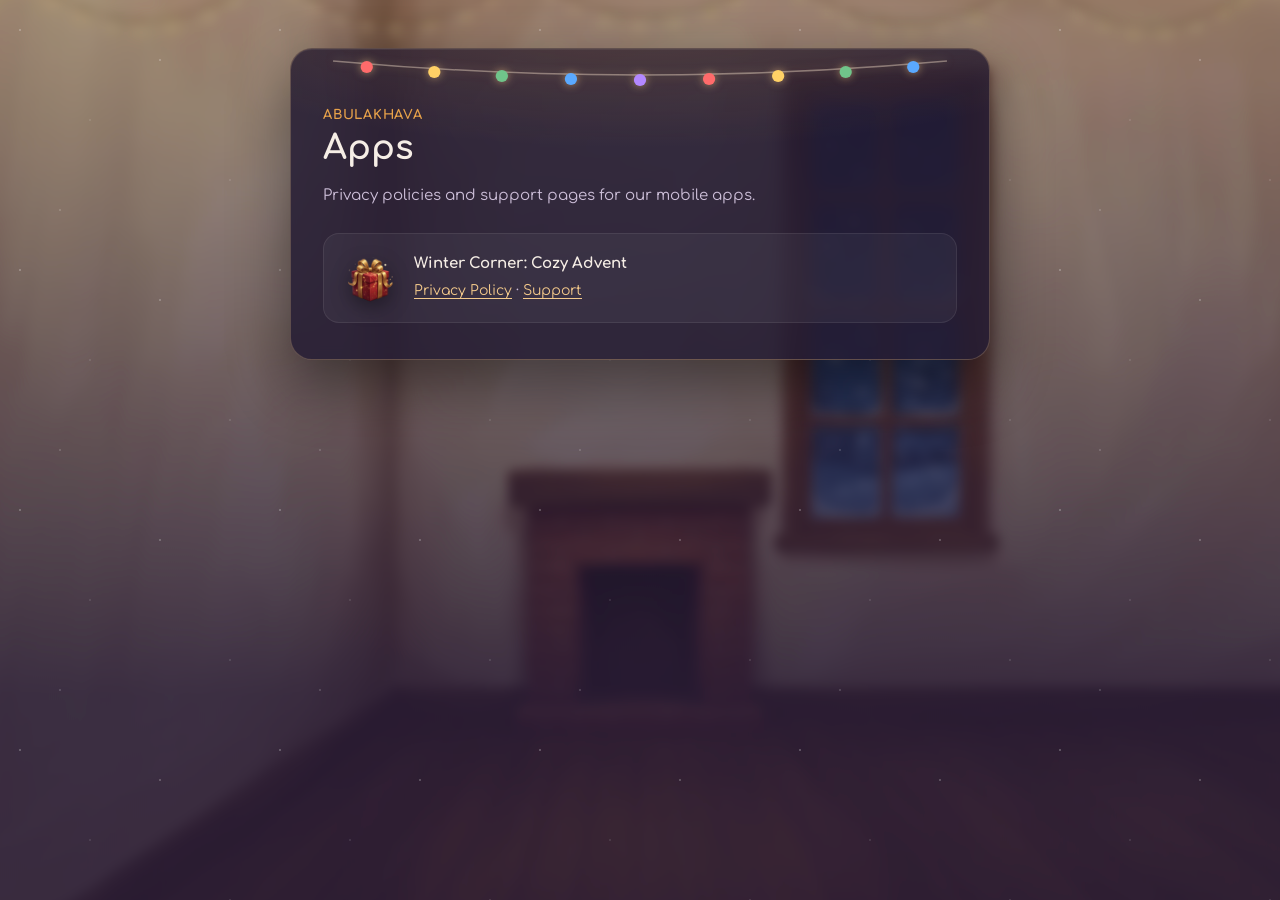
<file: index.html>
<!doctype html>
<html lang="en">
<head>
  <meta charset="utf-8" />
  <meta name="viewport" content="width=device-width, initial-scale=1" />
  <title>abulakhava apps</title>
  <meta name="description" content="Privacy policies and support pages for abulakhava mobile apps." />
  <meta name="theme-color" content="#241b33" />
  <link rel="icon" href="assets/img/gift.webp" />
  <link rel="stylesheet" href="assets/style.css" />
</head>
<body>
  <main>
    <p class="app">abulakhava</p>
    <h1>Apps</h1>
    <p>Privacy policies and support pages for our mobile apps.</p>
    <ul class="apps">
      <li>
        <img src="assets/img/gift.webp" alt="" />
        <div>
          <span class="name">Winter Corner: Cozy Advent</span>
          <span class="links"><a href="winter-corner/privacy/">Privacy Policy</a> · <a href="winter-corner/support/">Support</a></span>
        </div>
      </li>
    </ul>
  </main>
</body>
</html>
</file>
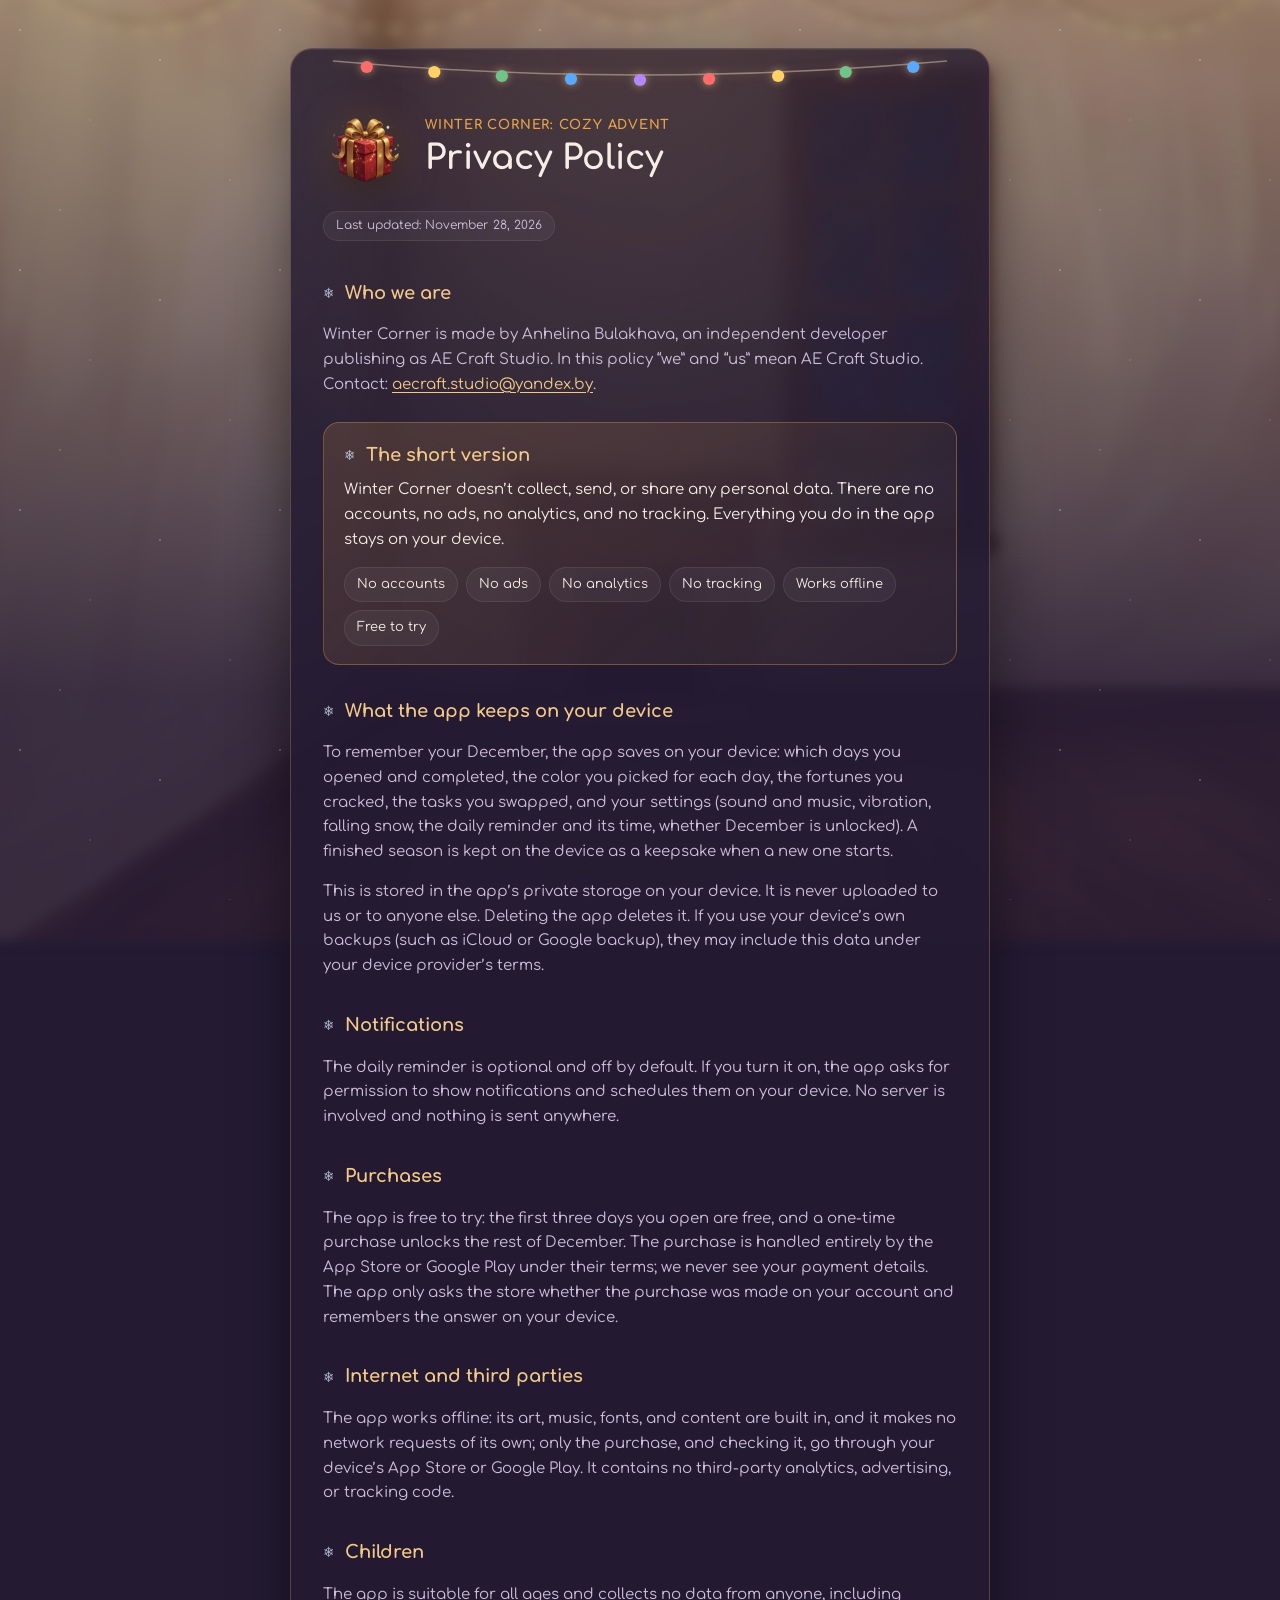
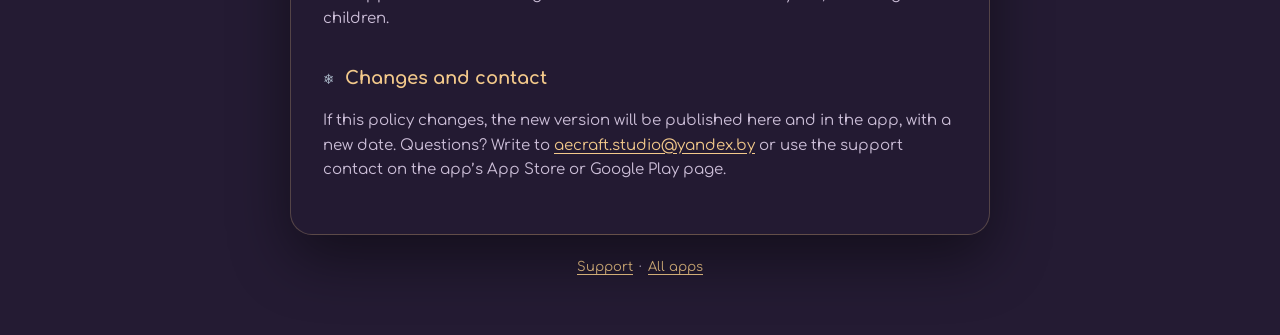
<file: winter-corner/privacy/index.html>
<!doctype html>
<html lang="en">
<head>
  <meta charset="utf-8" />
  <meta name="viewport" content="width=device-width, initial-scale=1" />
  <title>Privacy Policy · Winter Corner: Cozy Advent</title>
  <meta name="description" content="Privacy policy for Winter Corner: Cozy Advent. The app collects no personal data." />
  <meta name="theme-color" content="#241b33" />
  <link rel="icon" href="../../assets/img/gift.webp" />
  <link rel="stylesheet" href="../../assets/style.css" />
</head>
<body>
  <!-- Source of truth: my-winter-corner/docs/PRIVACY.md (also shown in the app). Keep in sync. -->
  <main>
    <header class="hero">
      <img src="../../assets/img/gift.webp" alt="" />
      <div>
        <p class="app">Winter Corner: Cozy Advent</p>
        <h1>Privacy Policy</h1>
      </div>
    </header>
    <p class="updated">Last updated: November 28, 2026</p>

    <h2>Who we are</h2>
    <p>Winter Corner is made by Anhelina Bulakhava, an independent developer publishing as AE Craft Studio. In this policy “we” and “us” mean AE Craft Studio. Contact: <a href="mailto:aecraft.studio@yandex.by">aecraft.studio@yandex.by</a>.</p>

    <section class="callout">
      <h2>The short version</h2>
      <p>Winter Corner doesn’t collect, send, or share any personal data. There are no accounts, no ads, no analytics, and no tracking. Everything you do in the app stays on your device.</p>
      <ul class="chips" aria-label="At a glance">
        <li>No accounts</li>
        <li>No ads</li>
        <li>No analytics</li>
        <li>No tracking</li>
        <li>Works offline</li>
        <li>Free to try</li>
      </ul>
    </section>

    <h2>What the app keeps on your device</h2>
    <p>To remember your December, the app saves on your device: which days you opened and completed, the color you picked for each day, the fortunes you cracked, the tasks you swapped, and your settings (sound and music, vibration, falling snow, the daily reminder and its time, whether December is unlocked). A finished season is kept on the device as a keepsake when a new one starts.</p>
    <p>This is stored in the app’s private storage on your device. It is never uploaded to us or to anyone else. Deleting the app deletes it. If you use your device’s own backups (such as iCloud or Google backup), they may include this data under your device provider’s terms.</p>

    <h2>Notifications</h2>
    <p>The daily reminder is optional and off by default. If you turn it on, the app asks for permission to show notifications and schedules them on your device. No server is involved and nothing is sent anywhere.</p>

    <h2>Purchases</h2>
    <p>The app is free to try: the first three days you open are free, and a one-time purchase unlocks the rest of December. The purchase is handled entirely by the App Store or Google Play under their terms; we never see your payment details. The app only asks the store whether the purchase was made on your account and remembers the answer on your device.</p>

    <h2>Internet and third parties</h2>
    <p>The app works offline: its art, music, fonts, and content are built in, and it makes no network requests of its own; only the purchase, and checking it, go through your device’s App Store or Google Play. It contains no third-party analytics, advertising, or tracking code.</p>

    <h2>Children</h2>
    <p>The app is suitable for all ages and collects no data from anyone, including children.</p>

    <h2>Changes and contact</h2>
    <p>If this policy changes, the new version will be published here and in the app, with a new date. Questions? Write to <a href="mailto:aecraft.studio@yandex.by">aecraft.studio@yandex.by</a> or use the support contact on the app’s App Store or Google Play page.</p>
  </main>
  <footer><a href="../support/">Support</a>·<a href="../../">All apps</a></footer>
</body>
</html>
</file>
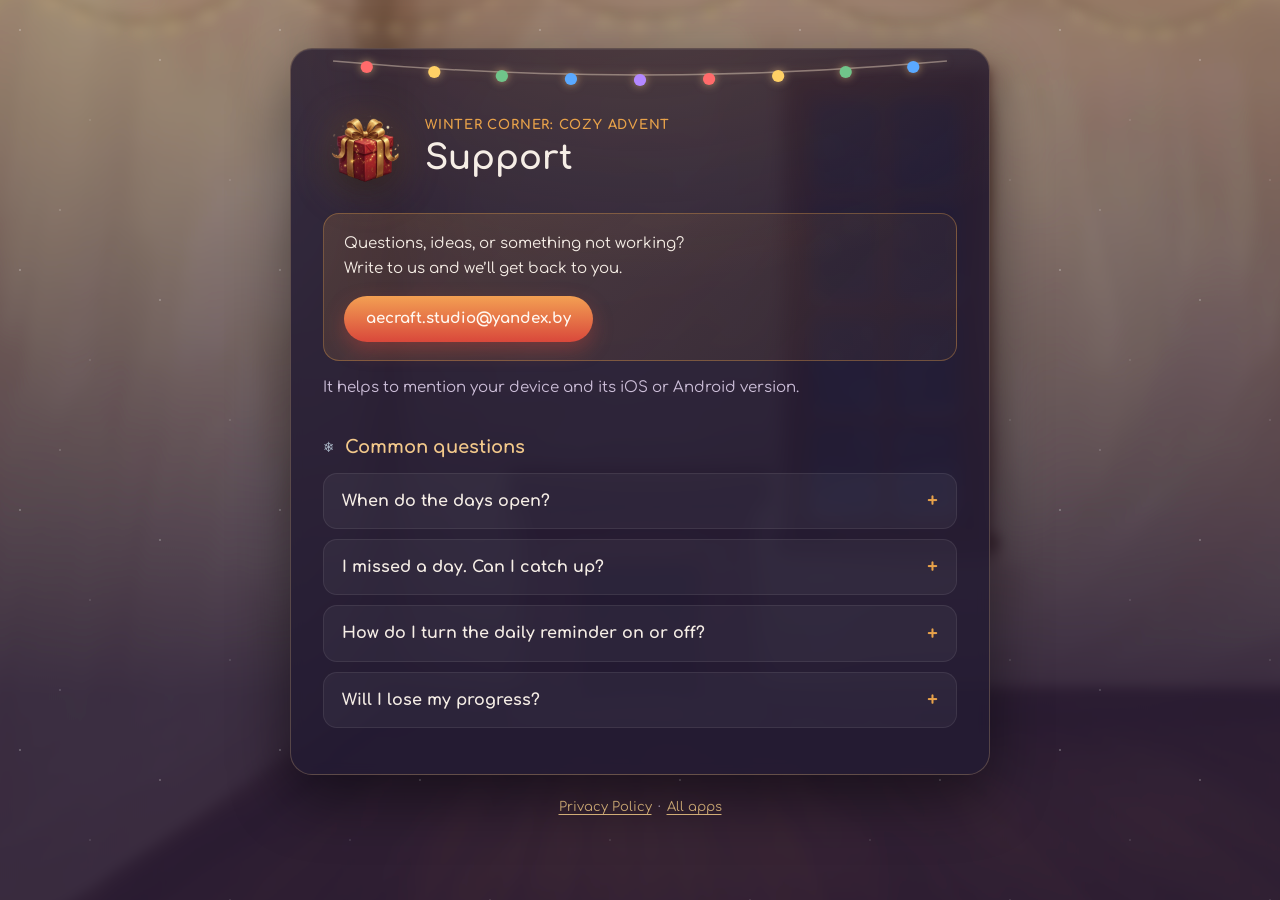
<file: winter-corner/support/index.html>
<!doctype html>
<html lang="en">
<head>
  <meta charset="utf-8" />
  <meta name="viewport" content="width=device-width, initial-scale=1" />
  <title>Support · Winter Corner: Cozy Advent</title>
  <meta name="description" content="Help and contact for Winter Corner: Cozy Advent." />
  <meta name="theme-color" content="#241b33" />
  <link rel="icon" href="../../assets/img/gift.webp" />
  <link rel="stylesheet" href="../../assets/style.css" />
</head>
<body>
  <main>
    <header class="hero">
      <img src="../../assets/img/gift.webp" alt="" />
      <div>
        <p class="app">Winter Corner: Cozy Advent</p>
        <h1>Support</h1>
      </div>
    </header>

    <section class="contact">
      <p>Questions, ideas, or something not working?<br />Write to us and we’ll get back to you.</p>
      <a class="btn" href="mailto:aecraft.studio@yandex.by?subject=Winter%20Corner">aecraft.studio@yandex.by</a>
    </section>
    <p>It helps to mention your device and its iOS or Android version.</p>

    <h2>Common questions</h2>
    <div class="faq">
      <details>
        <summary>When do the days open?</summary>
        <p>One window a day, December 1–31, by your device’s date. Before December 1 the app shows a countdown; after the season, every day stays open as a keepsake.</p>
      </details>
      <details>
        <summary>I missed a day. Can I catch up?</summary>
        <p>Yes. Open the Calendar and tap any day that has already arrived.</p>
      </details>
      <details>
        <summary>How do I turn the daily reminder on or off?</summary>
        <p>Settings → Daily reminder. If it won’t turn on, allow notifications for Winter Corner in your phone’s settings.</p>
      </details>
      <details>
        <summary>Will I lose my progress?</summary>
        <p>Progress is saved on your device only. Deleting the app deletes it; there is no account or cloud sync.</p>
      </details>
    </div>
  </main>
  <footer><a href="../privacy/">Privacy Policy</a>·<a href="../../">All apps</a></footer>
</body>
</html>
</file>
<file: assets/style.css>
/* Shared look for app policy/support pages: the Winter Corner night palette,
   the app's room as a soft backdrop, a string of lights and quiet snow.
   Everything is self-hosted: no third-party requests (these are privacy pages). */
@font-face {
  font-family: 'Comfortaa';
  font-weight: 400;
  font-display: swap;
  src: url('fonts/comfortaa-latin-400-normal.woff2') format('woff2');
}
@font-face {
  font-family: 'Comfortaa';
  font-weight: 700;
  font-display: swap;
  src: url('fonts/comfortaa-latin-700-normal.woff2') format('woff2');
}

:root {
  --bg-0: #241b33;
  --bg-1: #342645;
  --warm: #e8a24a;
  --warm-soft: #f3c98b;
  --ink: #f6eee6;
  --ink-dim: #cdbfd9;
  --card: rgba(36, 27, 51, 0.86);
  --card-border: rgba(243, 201, 139, 0.24);
  --tile: rgba(255, 255, 255, 0.045);
  --tile-border: rgba(255, 255, 255, 0.08);
  --radius: 22px;
  color-scheme: dark;
}

* {
  box-sizing: border-box;
}

html {
  background: var(--bg-0);
}

body {
  position: relative;
  margin: 0;
  min-height: 100vh;
  padding: 48px 16px 56px;
  color: var(--ink);
  font-family: 'Comfortaa', system-ui, -apple-system, 'Segoe UI', sans-serif;
  line-height: 1.65;
  -webkit-font-smoothing: antialiased;
}

/* The app's room, blurred and dimmed, as a fixed backdrop. */
body::before {
  content: '';
  position: fixed;
  inset: -40px;
  z-index: -2;
  background:
    linear-gradient(180deg, rgba(36, 27, 51, 0.3), rgba(36, 27, 51, 0.88) 75%),
    url('img/room-wide.webp') center 30% / cover no-repeat;
  filter: blur(6px) saturate(1.15);
}

/* Quiet snowfall: two layers of soft dots drifting down. */
body::after {
  content: '';
  position: fixed;
  inset: 0;
  z-index: -1;
  pointer-events: none;
  background-image:
    radial-gradient(2px 2px at 20px 30px, rgba(255, 255, 255, 0.7), transparent 60%),
    radial-gradient(1.5px 1.5px at 90px 120px, rgba(255, 255, 255, 0.55), transparent 60%),
    radial-gradient(2.5px 2.5px at 160px 60px, rgba(255, 255, 255, 0.5), transparent 60%),
    radial-gradient(1.5px 1.5px at 230px 180px, rgba(255, 255, 255, 0.6), transparent 60%),
    radial-gradient(2px 2px at 60px 210px, rgba(255, 255, 255, 0.45), transparent 60%);
  background-size: 260px 240px;
  animation: snow 18s linear infinite;
  opacity: 0.8;
}
@keyframes snow {
  from {
    background-position: 0 0;
  }
  to {
    background-position: 40px 240px;
  }
}
@media (prefers-reduced-motion: reduce) {
  body::after {
    animation: none;
  }
}

main {
  position: relative;
  max-width: 700px;
  margin: 0 auto;
  padding: 56px 32px 36px;
  background:
    radial-gradient(120% 70% at 50% -10%, rgba(232, 162, 74, 0.16), transparent 60%),
    var(--card);
  border: 1px solid var(--card-border);
  border-radius: var(--radius);
  box-shadow:
    0 24px 60px rgba(0, 0, 0, 0.45),
    inset 0 1px 0 rgba(255, 255, 255, 0.06);
  backdrop-filter: blur(6px);
}

/* A drooping string of lights across the top of the card (as in the app). */
main::before {
  content: '';
  position: absolute;
  top: 6px;
  left: 6%;
  right: 6%;
  height: 40px;
  background: url("data:image/svg+xml,%3Csvg xmlns='http://www.w3.org/2000/svg' viewBox='0 0 400 40' preserveAspectRatio='none'%3E%3Cpath d='M0 6 Q200 34 400 6' fill='none' stroke='rgba(235,215,195,0.45)' stroke-width='1.5'/%3E%3Cg%3E%3Cellipse cx='22' cy='12' rx='4' ry='6' fill='%23ff6b6b'/%3E%3Cellipse cx='66' cy='17' rx='4' ry='6' fill='%23ffd166'/%3E%3Cellipse cx='110' cy='21' rx='4' ry='6' fill='%2370c48a'/%3E%3Cellipse cx='155' cy='24' rx='4' ry='6' fill='%235aa9ff'/%3E%3Cellipse cx='200' cy='25' rx='4' ry='6' fill='%23b388ff'/%3E%3Cellipse cx='245' cy='24' rx='4' ry='6' fill='%23ff6b6b'/%3E%3Cellipse cx='290' cy='21' rx='4' ry='6' fill='%23ffd166'/%3E%3Cellipse cx='334' cy='17' rx='4' ry='6' fill='%2370c48a'/%3E%3Cellipse cx='378' cy='12' rx='4' ry='6' fill='%235aa9ff'/%3E%3C/g%3E%3C/svg%3E")
    center / 100% 100% no-repeat;
  filter: drop-shadow(0 0 4px rgba(255, 210, 140, 0.55));
  pointer-events: none;
}

/* --- Header: app art + name + title --- */
.hero {
  display: flex;
  align-items: center;
  gap: 18px;
  margin-bottom: 8px;
}
.hero img {
  flex: none;
  width: 84px;
  height: 84px;
  object-fit: contain;
  filter: drop-shadow(0 8px 16px rgba(0, 0, 0, 0.45)) drop-shadow(0 0 18px rgba(232, 162, 74, 0.25));
}
.app {
  margin: 0 0 2px;
  color: var(--warm);
  font-size: 13px;
  font-weight: 700;
  letter-spacing: 0.06em;
  text-transform: uppercase;
}
h1 {
  margin: 0;
  font-size: clamp(26px, 5vw, 34px);
  line-height: 1.2;
}
.updated {
  display: inline-block;
  margin: 14px 0 6px;
  padding: 4px 12px;
  border: 1px solid var(--tile-border);
  border-radius: 999px;
  background: var(--tile);
  color: var(--ink-dim);
  font-size: 12px;
}

h2 {
  display: flex;
  align-items: center;
  gap: 10px;
  margin: 32px 0 8px;
  color: var(--warm-soft);
  font-size: 18px;
}
h2::before {
  content: '❄';
  color: rgba(214, 234, 248, 0.75);
  font-size: 14px;
}

p,
li {
  color: var(--ink-dim);
  font-size: 15px;
}
strong {
  color: var(--ink);
}
a {
  color: var(--warm-soft);
  text-underline-offset: 3px;
}
a:hover {
  color: #ffe2b8;
}

/* "The short version": a warm highlighted callout. */
.callout {
  margin: 24px 0 8px;
  padding: 18px 20px;
  border: 1px solid rgba(232, 162, 74, 0.35);
  border-radius: 16px;
  background: linear-gradient(135deg, rgba(232, 162, 74, 0.16), rgba(232, 162, 74, 0.04));
}
.callout h2 {
  margin-top: 0;
}
.callout p {
  margin: 0;
  color: var(--ink);
}

/* Fact chips under the callout. */
.chips {
  display: flex;
  flex-wrap: wrap;
  gap: 8px;
  margin: 14px 0 0;
  padding: 0;
  list-style: none;
}
.chips li {
  padding: 6px 12px;
  border: 1px solid var(--tile-border);
  border-radius: 999px;
  background: var(--tile);
  color: var(--ink);
  font-size: 13px;
}

/* Contact block (support page). */
.contact {
  display: flex;
  flex-wrap: wrap;
  align-items: center;
  justify-content: space-between;
  gap: 14px;
  margin: 24px 0 8px;
  padding: 18px 20px;
  border: 1px solid rgba(232, 162, 74, 0.35);
  border-radius: 16px;
  background: linear-gradient(135deg, rgba(232, 162, 74, 0.16), rgba(232, 162, 74, 0.04));
}
.contact p {
  margin: 0;
  color: var(--ink);
}
.btn {
  display: inline-block;
  padding: 11px 22px;
  border-radius: 999px;
  background: linear-gradient(180deg, #f3a053, #d9483b);
  box-shadow: 0 8px 20px rgba(217, 72, 59, 0.35);
  color: #fff8f0;
  font-weight: 700;
  font-size: 15px;
  text-decoration: none;
}
.btn:hover {
  color: #fff;
  filter: brightness(1.06);
}

/* FAQ as soft expandable tiles. */
.faq {
  margin: 0;
  padding: 0;
}
.faq details {
  margin: 10px 0;
  border: 1px solid var(--tile-border);
  border-radius: 14px;
  background: var(--tile);
}
.faq summary {
  position: relative;
  padding: 14px 44px 14px 18px;
  color: var(--ink);
  font-weight: 700;
  cursor: pointer;
  list-style: none;
}
.faq summary::-webkit-details-marker {
  display: none;
}
.faq summary::after {
  content: '+';
  position: absolute;
  right: 18px;
  top: 50%;
  transform: translateY(-50%);
  color: var(--warm);
  font-size: 20px;
  line-height: 1;
}
.faq details[open] summary::after {
  content: '–';
}
.faq details p {
  margin: 0;
  padding: 0 18px 16px;
}

/* App list (home page). */
.apps {
  display: grid;
  gap: 14px;
  margin: 24px 0 0;
  padding: 0;
  list-style: none;
}
.apps li {
  display: flex;
  align-items: center;
  gap: 16px;
  padding: 16px 18px;
  border: 1px solid var(--tile-border);
  border-radius: 16px;
  background: var(--tile);
}
.apps img {
  flex: none;
  width: 56px;
  height: 56px;
  object-fit: contain;
  filter: drop-shadow(0 6px 10px rgba(0, 0, 0, 0.4));
}
.apps .name {
  display: block;
  margin-bottom: 2px;
  color: var(--ink);
  font-weight: 700;
}
.apps .links a {
  font-size: 14px;
}

footer {
  max-width: 700px;
  margin: 22px auto 0;
  color: var(--ink-dim);
  font-size: 13px;
  text-align: center;
}
footer a {
  margin: 0 6px;
}

@media (max-width: 520px) {
  body {
    padding: 28px 12px 40px;
  }
  main {
    padding: 48px 20px 28px;
  }
  .hero img {
    width: 64px;
    height: 64px;
  }
  .contact {
    flex-direction: column;
    align-items: flex-start;
  }
}
</file>
